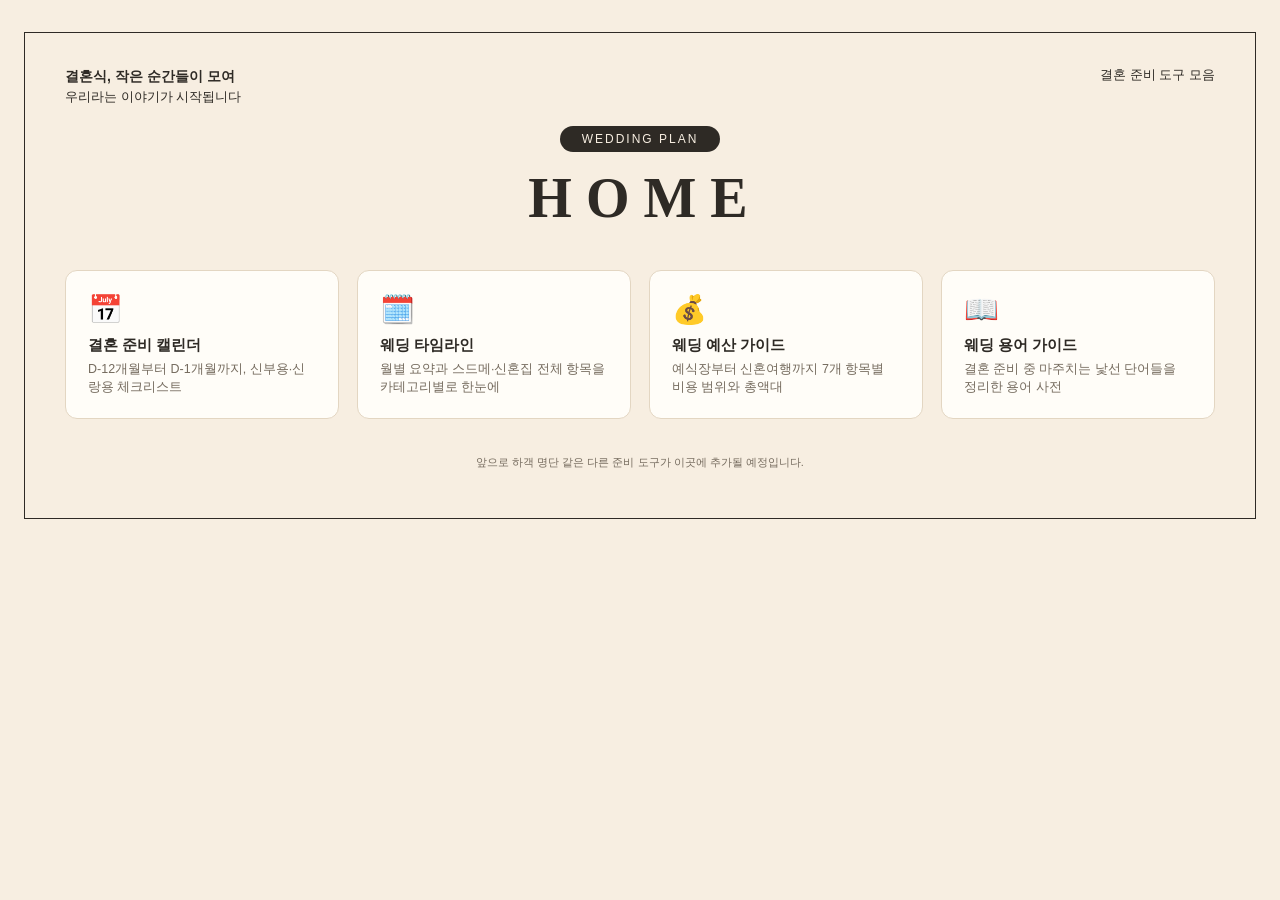
<file: index.html>
<!DOCTYPE html>
<html lang="ko">
<head>
<meta charset="UTF-8">
<meta name="viewport" content="width=device-width, initial-scale=1.0">
<title>결혼 준비 도구 모음</title>
<meta name="description" content="캘린더·타임라인·예산 가이드·용어 가이드를 한곳에 모은 결혼 준비 도구 모음.">
<meta name="theme-color" content="#F7EEE1">
<link rel="icon" href="assets/favicon.svg" type="image/svg+xml">
<meta property="og:type" content="website">
<meta property="og:title" content="결혼 준비 도구 모음">
<meta property="og:description" content="캘린더·타임라인·예산 가이드·용어 가이드를 한곳에 모은 결혼 준비 도구 모음.">
<meta property="og:image" content="https://seokrae.github.io/wedding-calendar/assets/og-image.png">
<meta property="og:url" content="https://seokrae.github.io/wedding-calendar/">
<meta name="twitter:card" content="summary_large_image">
<link rel="stylesheet" href="assets/css/common.css">
<link rel="stylesheet" href="assets/css/home.css">
</head>
<body>
<div class="page">

  <div class="top-row">
    <div class="left">
      <b>결혼식, 작은 순간들이 모여</b>
      우리라는 이야기가 시작됩니다
    </div>
    <div class="right">결혼 준비 도구 모음</div>
  </div>

  <div class="title-block">
    <span class="pill">WEDDING PLAN</span>
    <h1 class="page-title">HOME</h1>
  </div>

  <div class="tool-list">
    <a class="tool-card" href="pages/calendar.html">
      <div class="tool-icon">📅</div>
      <div class="tool-name">결혼 준비 캘린더</div>
      <div class="tool-desc">D-12개월부터 D-1개월까지, 신부용·신랑용 체크리스트</div>
    </a>
    <a class="tool-card" href="pages/timeline.html">
      <div class="tool-icon">🗓️</div>
      <div class="tool-name">웨딩 타임라인</div>
      <div class="tool-desc">월별 요약과 스드메·신혼집 전체 항목을 카테고리별로 한눈에</div>
    </a>
    <a class="tool-card" href="pages/budget.html">
      <div class="tool-icon">💰</div>
      <div class="tool-name">웨딩 예산 가이드</div>
      <div class="tool-desc">예식장부터 신혼여행까지 7개 항목별 비용 범위와 총액대</div>
    </a>
    <a class="tool-card" href="pages/glossary.html">
      <div class="tool-icon">📖</div>
      <div class="tool-name">웨딩 용어 가이드</div>
      <div class="tool-desc">결혼 준비 중 마주치는 낯선 단어들을 정리한 용어 사전</div>
    </a>
  </div>

  <footer class="site-footer">앞으로 하객 명단 같은 다른 준비 도구가 이곳에 추가될 예정입니다.</footer>
</div>
</body>
</html>
</file>
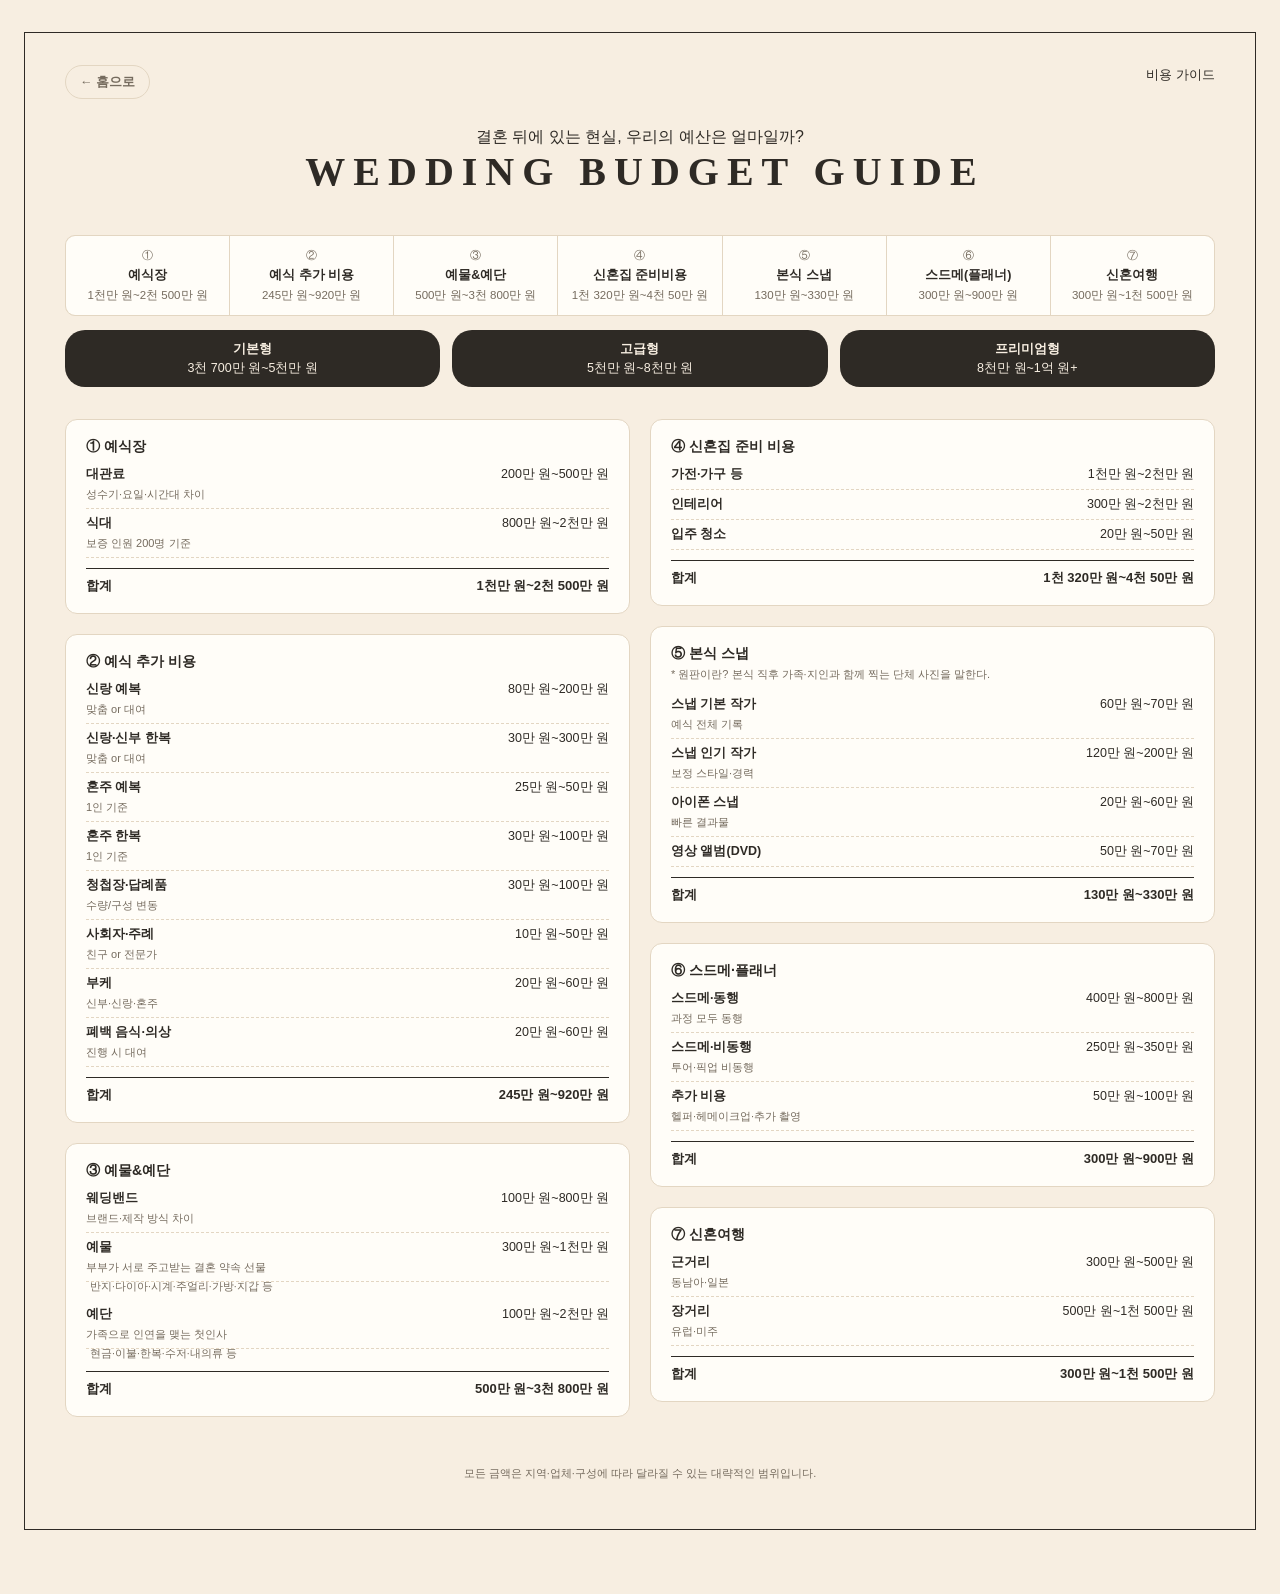
<file: pages/budget.html>
<!DOCTYPE html>
<html lang="ko">
<head>
<meta charset="UTF-8">
<meta name="viewport" content="width=device-width, initial-scale=1.0">
<title>웨딩 예산 가이드</title>
<meta name="description" content="예식장부터 신혼여행까지 7개 항목별 결혼 비용 범위와 총액대를 안내하는 예산 가이드.">
<meta name="theme-color" content="#F7EEE1">
<link rel="icon" href="../assets/favicon.svg" type="image/svg+xml">
<meta property="og:type" content="website">
<meta property="og:title" content="웨딩 예산 가이드">
<meta property="og:description" content="예식장부터 신혼여행까지 7개 항목별 결혼 비용 범위와 총액대를 안내하는 예산 가이드.">
<meta property="og:image" content="https://seokrae.github.io/wedding-calendar/assets/og-image.png">
<meta property="og:url" content="https://seokrae.github.io/wedding-calendar/pages/budget.html">
<meta name="twitter:card" content="summary_large_image">
<link rel="stylesheet" href="../assets/css/common.css">
<link rel="stylesheet" href="../assets/css/budget.css">
</head>
<body>
<div class="page">

  <div class="top-row">
    <div class="left"><a class="back-link" href="../index.html">← 홈으로</a></div>
    <div class="right">비용 가이드</div>
  </div>

  <div class="title-block">
    <div class="tl-intro">결혼 뒤에 있는 현실, 우리의 예산은 얼마일까?</div>
    <h1 class="page-title wide">WEDDING BUDGET GUIDE</h1>
  </div>

  <div class="budget-summary-table" id="budget-summary"></div>
  <div class="budget-tiers" id="budget-tiers"></div>

  <div class="budget-sections" id="budget-sections"></div>

  <footer class="site-footer">모든 금액은 지역·업체·구성에 따라 달라질 수 있는 대략적인 범위입니다.</footer>
</div>

<script src="../data/budget.js"></script>
<script src="../assets/js/budget.js"></script>
</body>
</html>
</file>
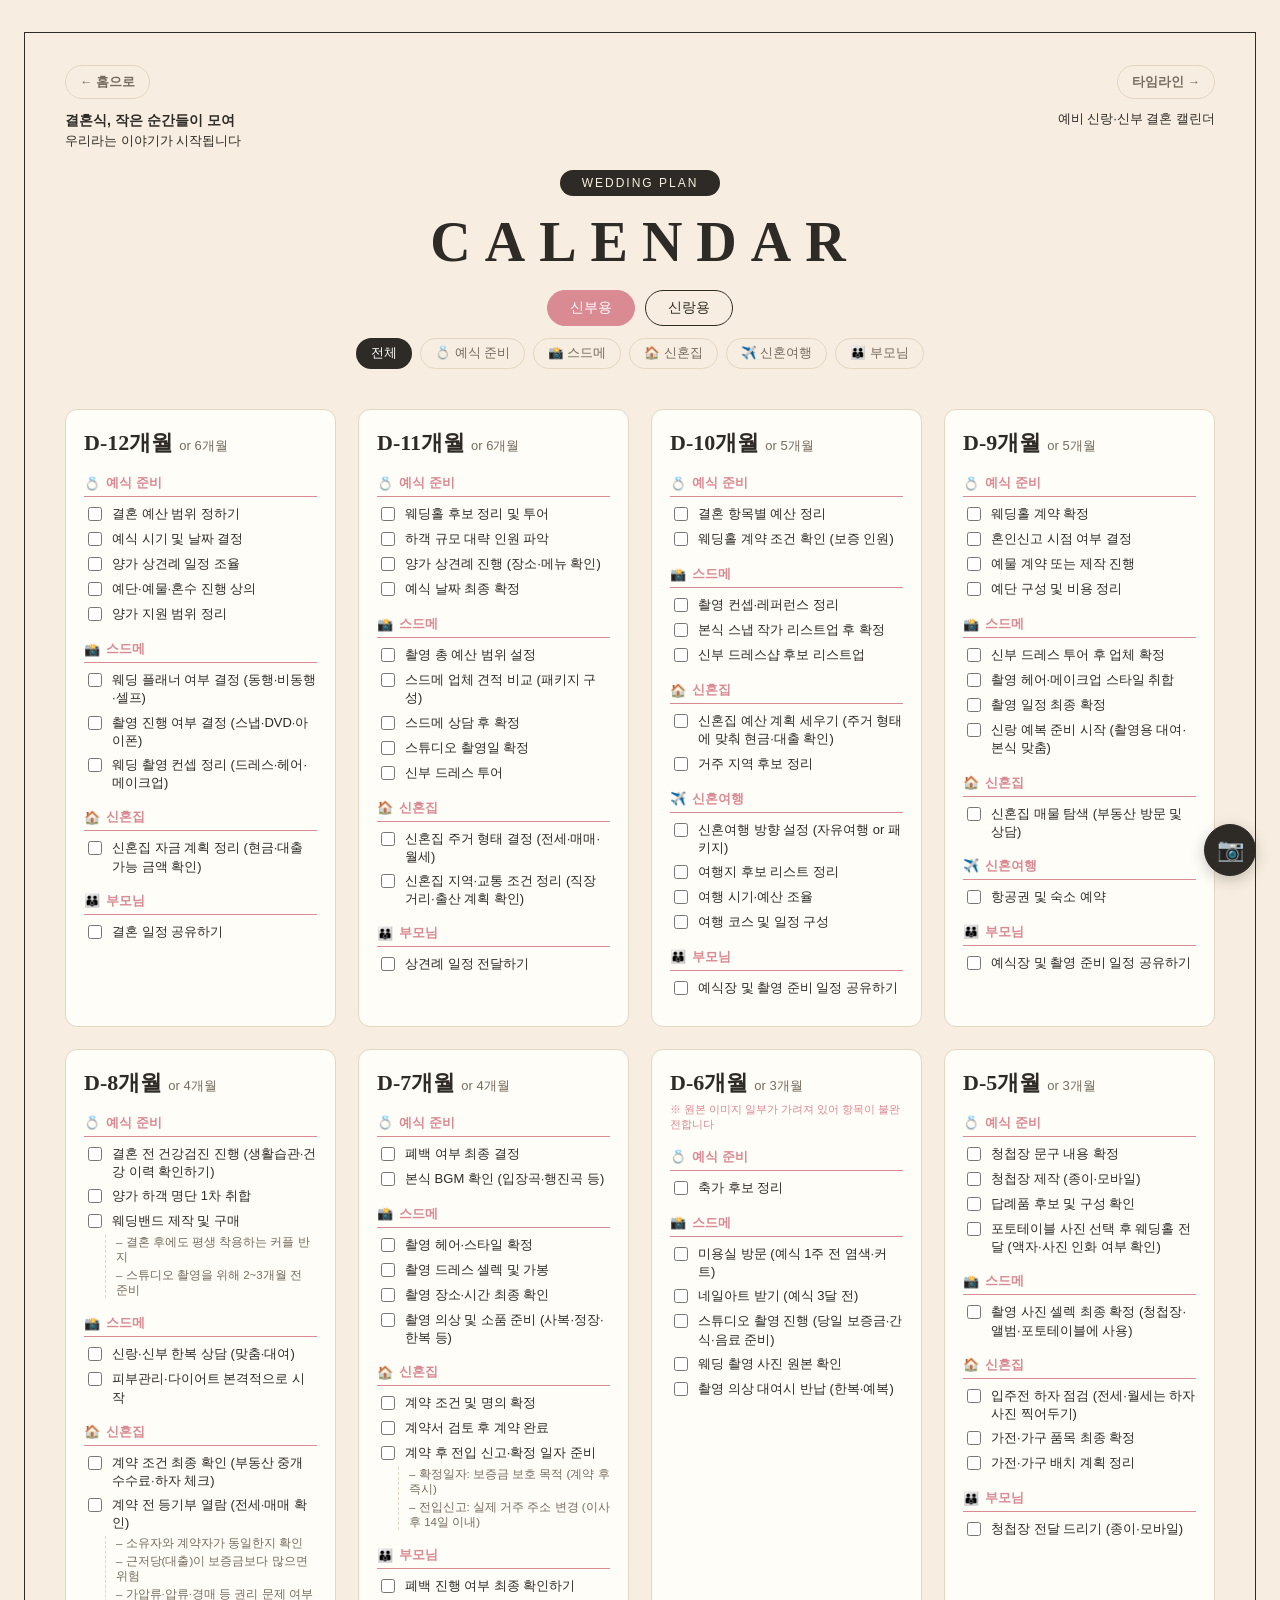
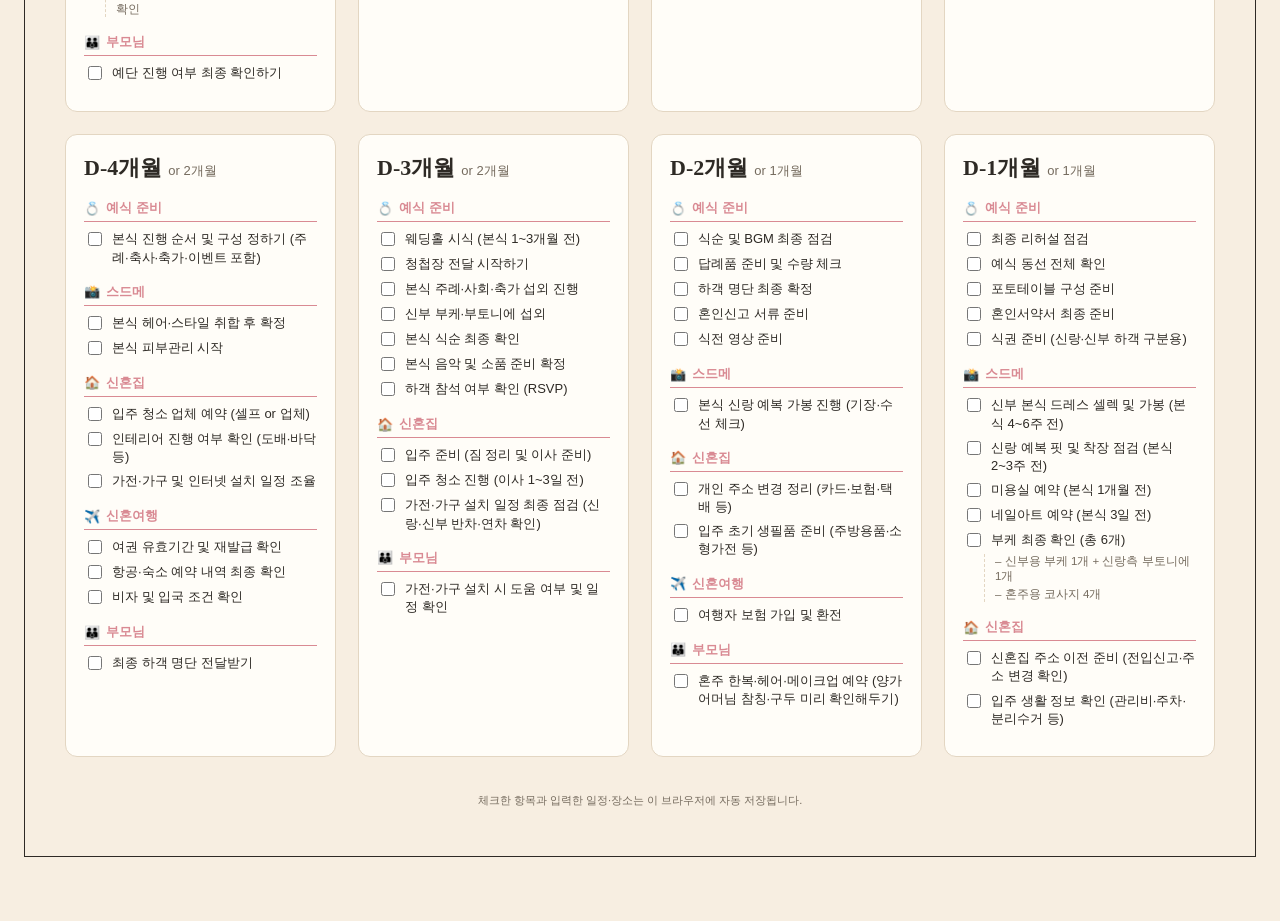
<file: pages/calendar.html>
<!DOCTYPE html>
<html lang="ko">
<head>
<meta charset="UTF-8">
<meta name="viewport" content="width=device-width, initial-scale=1.0">
<title>결혼 준비 캘린더</title>
<meta name="description" content="D-12개월부터 D-1개월까지, 신부용·신랑용 결혼 준비 체크리스트 캘린더.">
<meta name="theme-color" content="#F7EEE1">
<link rel="icon" href="../assets/favicon.svg" type="image/svg+xml">
<meta property="og:type" content="website">
<meta property="og:title" content="결혼 준비 캘린더">
<meta property="og:description" content="D-12개월부터 D-1개월까지, 신부용·신랑용 결혼 준비 체크리스트 캘린더.">
<meta property="og:image" content="https://seokrae.github.io/wedding-calendar/assets/og-image.png">
<meta property="og:url" content="https://seokrae.github.io/wedding-calendar/pages/calendar.html">
<meta name="twitter:card" content="summary_large_image">
<link rel="stylesheet" href="../assets/css/common.css">
<link rel="stylesheet" href="../assets/css/calendar.css">
</head>
<body>
<div class="page">

  <div class="top-row">
    <div class="left">
      <a class="back-link" href="../index.html">← 홈으로</a>
      <b>결혼식, 작은 순간들이 모여</b>
      우리라는 이야기가 시작됩니다
    </div>
    <div class="right"><a class="back-link" href="timeline.html">타임라인 →</a><br>예비 신랑·신부 결혼 캘린더</div>
  </div>

  <div class="title-block">
    <span class="pill">WEDDING PLAN</span>
    <h1 class="page-title">CALENDAR</h1>
    <div class="gender-tabs">
      <button data-gender="bride">신부용</button>
      <button data-gender="groom">신랑용</button>
    </div>
    <div class="category-tabs" id="category-tabs">
      <button data-category="all">전체</button>
      <button data-category="예식 준비">💍 예식 준비</button>
      <button data-category="스드메">📸 스드메</button>
      <button data-category="신혼집">🏠 신혼집</button>
      <button data-category="신혼여행">✈️ 신혼여행</button>
      <button data-category="부모님">👪 부모님</button>
    </div>
  </div>

  <div class="grid" id="grid"></div>

  <footer class="site-footer">체크한 항목과 입력한 일정·장소는 이 브라우저에 자동 저장됩니다.</footer>
</div>

<button id="copy-btn" type="button" class="fab" aria-label="이미지로 복사">📷</button>
<span id="copy-feedback" class="copy-feedback" aria-live="polite"></span>

<script src="../data/calendar-bride.js"></script>
<script src="../data/calendar-groom.js"></script>
<script src="../assets/js/storage.js"></script>
<script src="../assets/js/shared-id.js"></script>
<script src="../assets/js/share-image.js"></script>
<script src="../assets/js/calendar.js"></script>
</body>
</html>
</file>
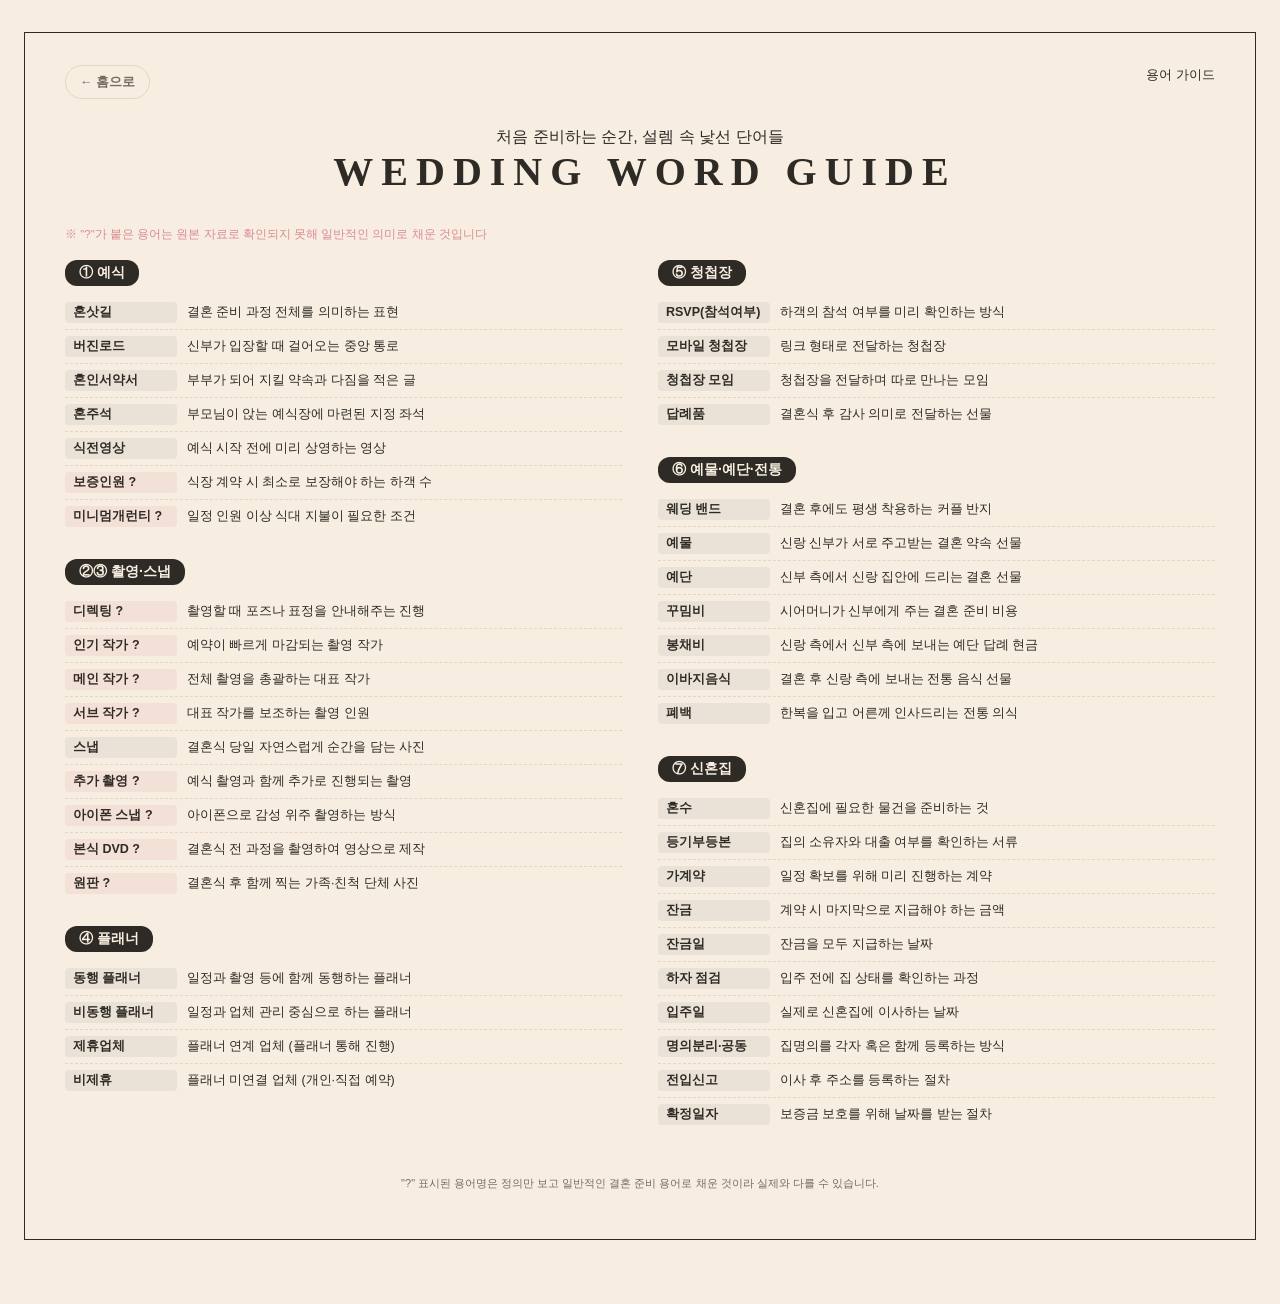
<file: pages/glossary.html>
<!DOCTYPE html>
<html lang="ko">
<head>
<meta charset="UTF-8">
<meta name="viewport" content="width=device-width, initial-scale=1.0">
<title>웨딩 용어 가이드</title>
<meta name="description" content="결혼 준비 중 마주치는 낯선 용어를 정리한 웨딩 용어 사전.">
<meta name="theme-color" content="#F7EEE1">
<link rel="icon" href="../assets/favicon.svg" type="image/svg+xml">
<meta property="og:type" content="website">
<meta property="og:title" content="웨딩 용어 가이드">
<meta property="og:description" content="결혼 준비 중 마주치는 낯선 용어를 정리한 웨딩 용어 사전.">
<meta property="og:image" content="https://seokrae.github.io/wedding-calendar/assets/og-image.png">
<meta property="og:url" content="https://seokrae.github.io/wedding-calendar/pages/glossary.html">
<meta name="twitter:card" content="summary_large_image">
<link rel="stylesheet" href="../assets/css/common.css">
<link rel="stylesheet" href="../assets/css/glossary.css">
</head>
<body>
<div class="page">

  <div class="top-row">
    <div class="left"><a class="back-link" href="../index.html">← 홈으로</a></div>
    <div class="right">용어 가이드</div>
  </div>

  <div class="title-block">
    <div class="tl-intro">처음 준비하는 순간, 설렘 속 낯선 단어들</div>
    <h1 class="page-title wide">WEDDING WORD GUIDE</h1>
  </div>

  <div class="glossary-legend">※ "?"가 붙은 용어는 원본 자료로 확인되지 못해 일반적인 의미로 채운 것입니다</div>

  <div class="glossary-columns" id="glossary"></div>

  <footer class="site-footer">"?" 표시된 용어명은 정의만 보고 일반적인 결혼 준비 용어로 채운 것이라 실제와 다를 수 있습니다.</footer>
</div>

<script src="../data/glossary.js"></script>
<script src="../assets/js/glossary.js"></script>
</body>
</html>
</file>
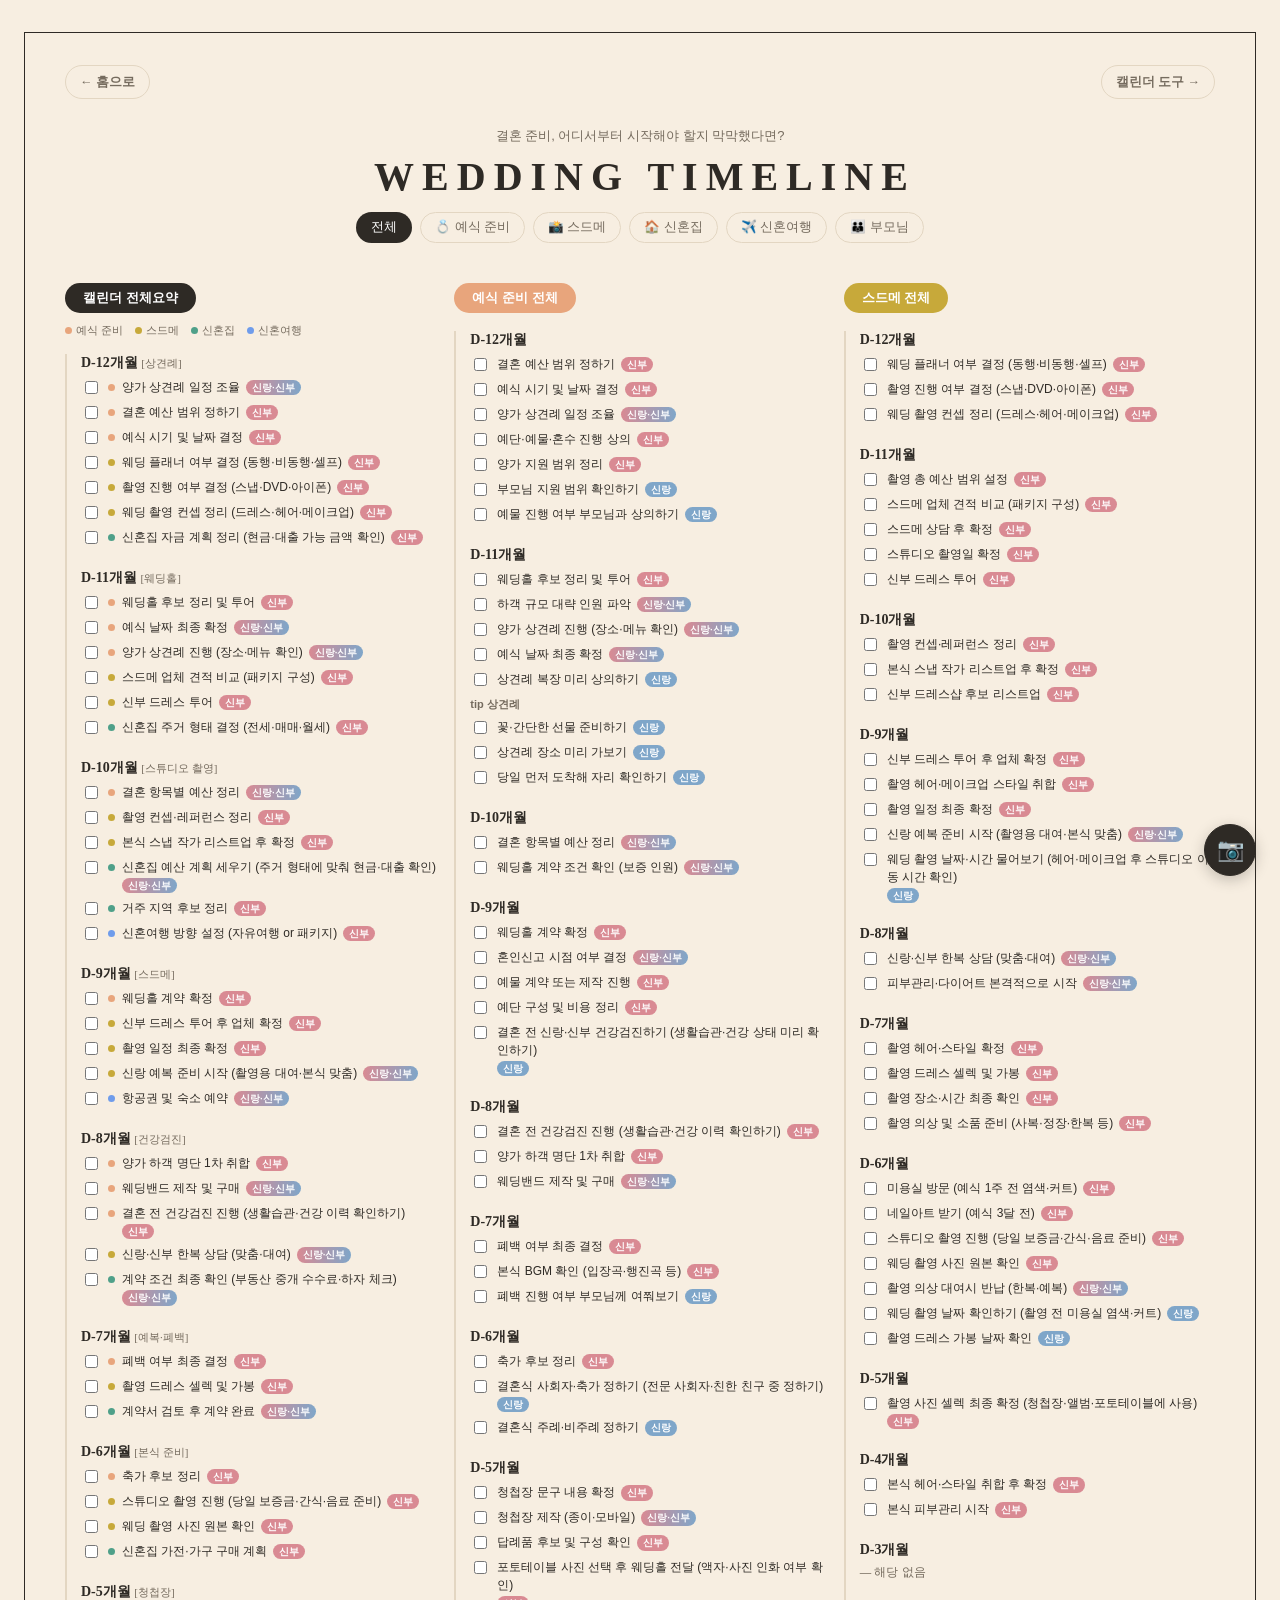
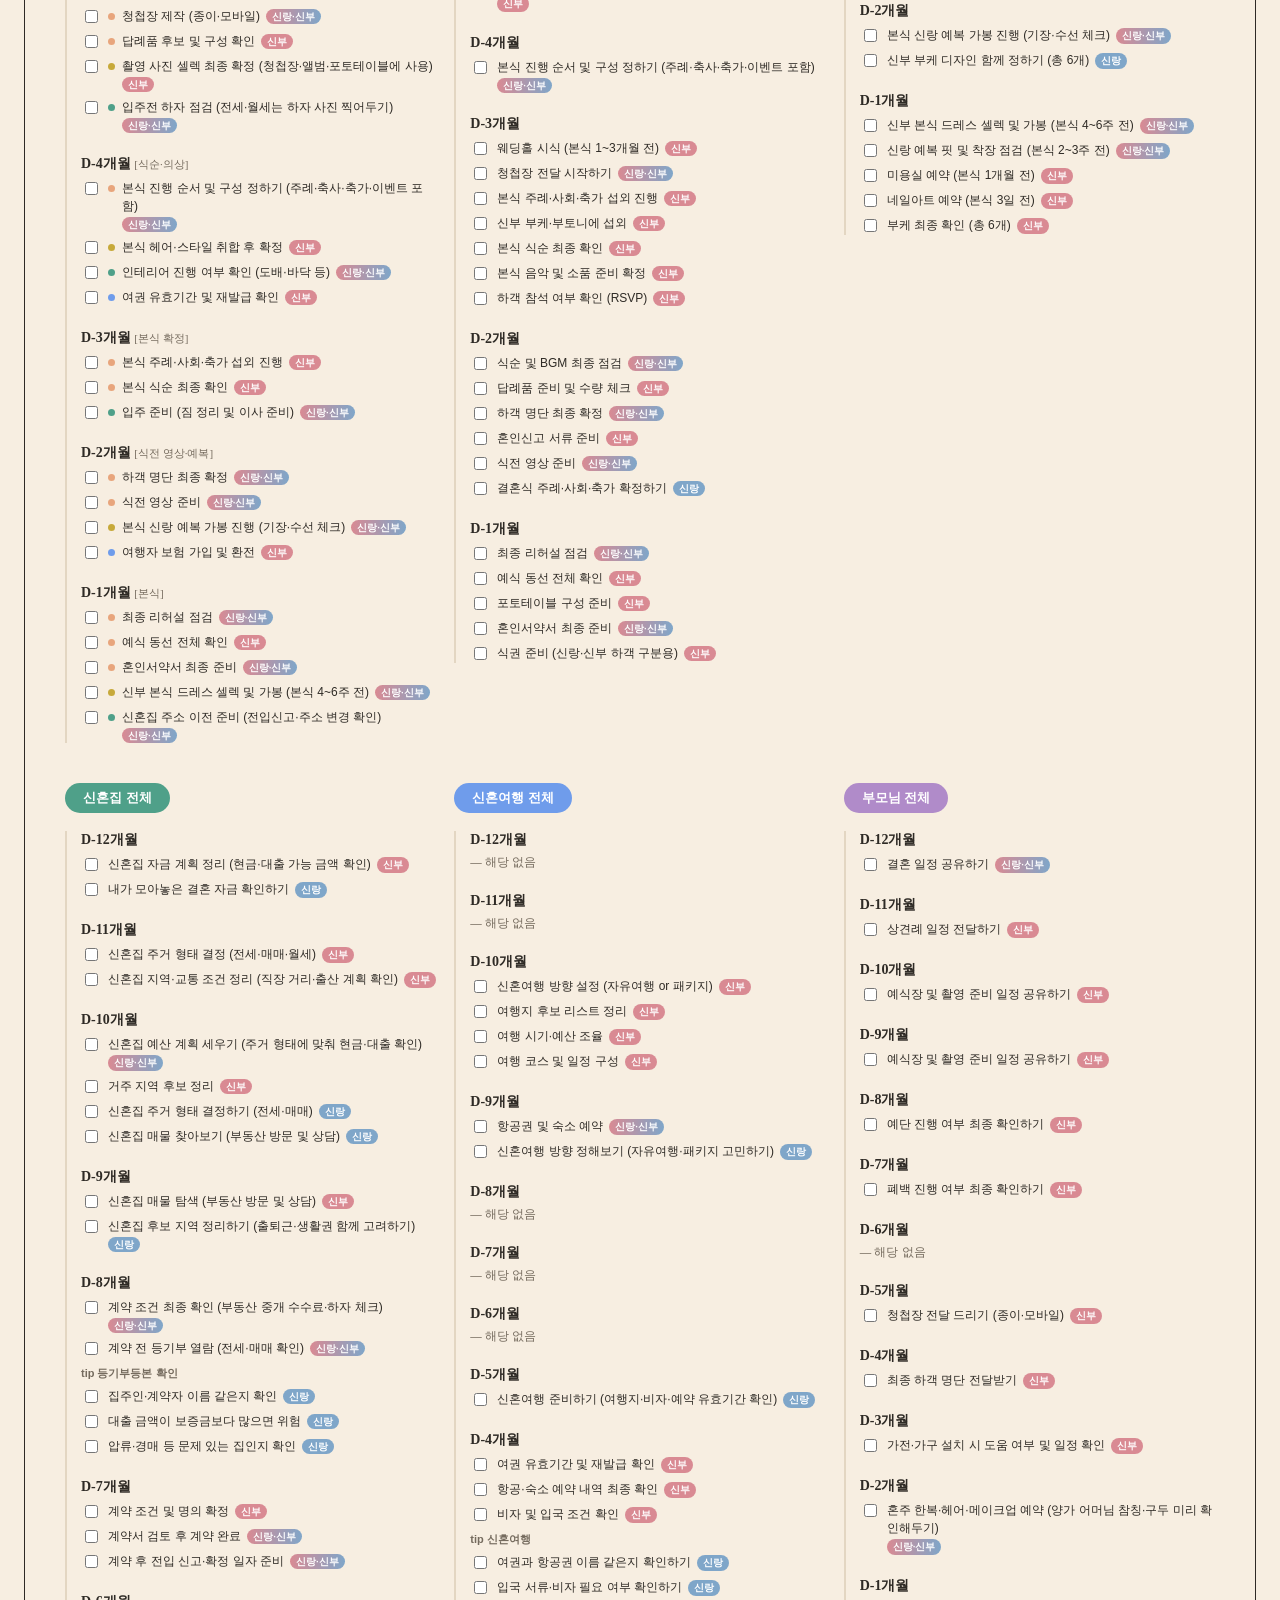
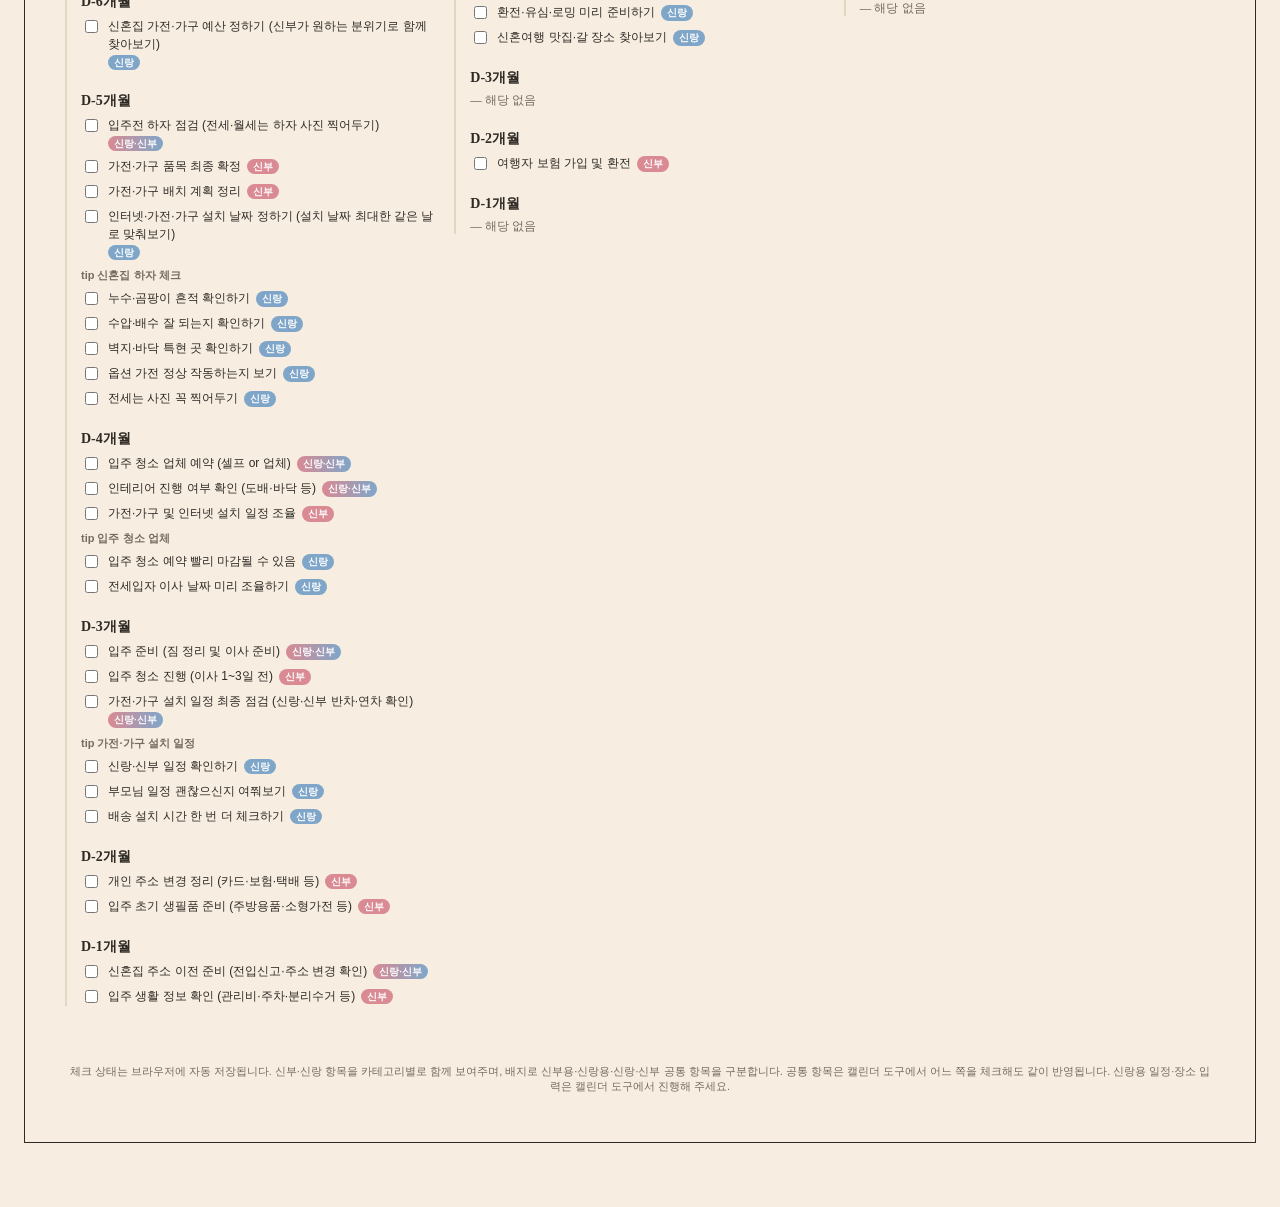
<file: pages/timeline.html>
<!DOCTYPE html>
<html lang="ko">
<head>
<meta charset="UTF-8">
<meta name="viewport" content="width=device-width, initial-scale=1.0">
<title>웨딩 타임라인</title>
<meta name="description" content="결혼 준비 월별 요약과 스드메·신혼집 전체 항목을 카테고리별로 한눈에 보는 웨딩 타임라인.">
<meta name="theme-color" content="#F7EEE1">
<link rel="icon" href="../assets/favicon.svg" type="image/svg+xml">
<meta property="og:type" content="website">
<meta property="og:title" content="웨딩 타임라인">
<meta property="og:description" content="결혼 준비 월별 요약과 스드메·신혼집 전체 항목을 카테고리별로 한눈에 보는 웨딩 타임라인.">
<meta property="og:image" content="https://seokrae.github.io/wedding-calendar/assets/og-image.png">
<meta property="og:url" content="https://seokrae.github.io/wedding-calendar/pages/timeline.html">
<meta name="twitter:card" content="summary_large_image">
<link rel="stylesheet" href="../assets/css/common.css">
<link rel="stylesheet" href="../assets/css/timeline.css">
</head>
<body>
<div class="page">

  <div class="top-row">
    <div class="left"><a class="back-link" href="../index.html">← 홈으로</a></div>
    <div class="right"><a class="back-link" href="calendar.html">캘린더 도구 →</a></div>
  </div>

  <div class="title-block">
    <div class="tl-intro">결혼 준비, 어디서부터 시작해야 할지 막막했다면?</div>
    <h1 class="page-title wide">WEDDING TIMELINE</h1>
    <div class="category-tabs" id="category-tabs">
      <button data-category="all">전체</button>
      <button data-category="예식 준비">💍 예식 준비</button>
      <button data-category="스드메">📸 스드메</button>
      <button data-category="신혼집">🏠 신혼집</button>
      <button data-category="신혼여행">✈️ 신혼여행</button>
      <button data-category="부모님">👪 부모님</button>
    </div>
  </div>

  <div class="tl-columns" id="tl-columns"></div>

  <footer class="site-footer">체크 상태는 브라우저에 자동 저장됩니다. 신부·신랑 항목을 카테고리별로 함께 보여주며, 배지로 신부용·신랑용·신랑·신부 공통 항목을 구분합니다. 공통 항목은 캘린더 도구에서 어느 쪽을 체크해도 같이 반영됩니다. 신랑용 일정·장소 입력은 캘린더 도구에서 진행해 주세요.</footer>
</div>

<button id="copy-btn" type="button" class="fab" aria-label="이미지로 복사">📷</button>
<span id="copy-feedback" class="copy-feedback" aria-live="polite"></span>

<script src="../data/calendar-bride.js"></script>
<script src="../data/calendar-groom.js"></script>
<script src="../data/timeline-summary.js"></script>
<script src="../assets/js/storage.js"></script>
<script src="../assets/js/shared-id.js"></script>
<script src="../assets/js/share-image.js"></script>
<script src="../assets/js/timeline.js"></script>
</body>
</html>
</file>
<file: assets/css/common.css>
:root {
  --bg: #F7EEE1;
  --card-bg: #FFFDF8;
  --border: #E3D6C2;
  --ink: #2E2A25;
  --sub-ink: #756B5E;
  --accent-bride: #D98A93;
  --accent-groom: #7FA6C9;
  --cat-ceremony: #E8A57C;
  --cat-sdm: #C7A93A;
  --cat-home: #4FA089;
  --cat-honeymoon: #6F9CEB;
  --cat-parents: #B08BC9;
}

* { box-sizing: border-box; }

body {
  margin: 0;
  padding: 32px 24px 64px;
  background: var(--bg);
  color: var(--ink);
  font-family: 'Apple SD Gothic Neo', 'Pretendard', -apple-system, BlinkMacSystemFont, sans-serif;
  overflow-wrap: anywhere;
}

a { color: inherit; }

.page {
  max-width: 1400px;
  margin: 0 auto;
  border: 1.5px solid var(--ink);
  padding: 32px 40px 48px;
  background: var(--bg);
}

.top-row {
  display: flex;
  justify-content: space-between;
  align-items: flex-start;
  font-size: 13px;
  line-height: 1.6;
}

.top-row .left b { display: block; font-size: 14px; }
.top-row .right { text-align: right; }

.top-row .back-link {
  display: inline-flex;
  align-items: center;
  gap: 4px;
  margin-bottom: 10px;
  padding: 6px 14px;
  font-size: 12.5px;
  font-weight: 600;
  color: var(--sub-ink);
  border: 1px solid var(--border);
  border-radius: 999px;
  text-decoration: none;
  transition: background 0.15s, border-color 0.15s, color 0.15s;
}

.top-row .back-link:hover {
  background: var(--ink);
  border-color: var(--ink);
  color: var(--bg);
}

.title-block {
  text-align: center;
  margin: 18px 0 40px;
}

.pill {
  display: inline-block;
  background: var(--ink);
  color: var(--bg);
  font-size: 12px;
  letter-spacing: 2px;
  padding: 6px 22px;
  border-radius: 20px;
  margin-bottom: 14px;
}

h1.page-title {
  font-family: Georgia, 'Times New Roman', serif;
  font-size: clamp(28px, 9vw, 56px);
  letter-spacing: clamp(3px, 1.6vw, 14px);
  margin: 0 0 8px;
  padding-left: 10px; /* optical centering for letter-spacing */
}

h1.page-title.wide {
  font-size: clamp(24px, 7vw, 40px);
  letter-spacing: clamp(3px, 1.2vw, 8px);
}

footer.site-footer {
  text-align: center;
  font-size: 11px;
  color: var(--sub-ink);
  margin-top: 36px;
}

.gender-tabs {
  display: flex;
  justify-content: center;
  gap: 10px;
  margin-top: 16px;
}

.gender-tabs button {
  font-family: inherit;
  font-size: 14px;
  padding: 8px 22px;
  border-radius: 20px;
  border: 1px solid var(--ink);
  background: transparent;
  color: var(--ink);
  cursor: pointer;
}

.gender-tabs button.active[data-gender="bride"] { background: var(--accent-bride); border-color: var(--accent-bride); color: #fff; }
.gender-tabs button.active[data-gender="groom"] { background: var(--accent-groom); border-color: var(--accent-groom); color: #fff; }
.gender-tabs button:hover:not(.active) { background: rgba(46, 42, 37, 0.06); }

.category-tabs {
  display: flex;
  justify-content: center;
  flex-wrap: wrap;
  gap: 8px;
  margin-top: 12px;
}

.category-tabs button {
  font-family: inherit;
  font-size: 12.5px;
  padding: 6px 14px;
  border-radius: 16px;
  border: 1px solid var(--border);
  background: transparent;
  color: var(--sub-ink);
  cursor: pointer;
}

.category-tabs button:hover:not(.active) { border-color: var(--ink); color: var(--ink); }
.category-tabs button.active { color: #fff; border-color: transparent; }
.category-tabs button.active[data-category="all"] { background: var(--ink); }
.category-tabs button.active[data-category="예식 준비"] { background: var(--cat-ceremony); }
.category-tabs button.active[data-category="스드메"] { background: var(--cat-sdm); }
.category-tabs button.active[data-category="신혼집"] { background: var(--cat-home); }
.category-tabs button.active[data-category="신혼여행"] { background: var(--cat-honeymoon); }
.category-tabs button.active[data-category="부모님"] { background: var(--cat-parents); }

.fab {
  position: fixed;
  right: 24px;
  bottom: 24px;
  width: 52px;
  height: 52px;
  border-radius: 50%;
  border: 1px solid var(--ink);
  background: var(--ink);
  color: var(--bg);
  font-size: 22px;
  line-height: 1;
  display: flex;
  align-items: center;
  justify-content: center;
  cursor: pointer;
  box-shadow: 0 4px 14px rgba(46, 42, 37, 0.25);
  z-index: 50;
  transition: transform 0.15s, box-shadow 0.15s;
}

.fab:hover { transform: translateY(-2px); box-shadow: 0 6px 18px rgba(46, 42, 37, 0.3); }
.fab:active { transform: translateY(0); }

.copy-feedback {
  position: fixed;
  right: 24px;
  bottom: 84px;
  background: var(--ink);
  color: var(--bg);
  font-size: 12.5px;
  padding: 8px 14px;
  border-radius: 10px;
  white-space: nowrap;
  opacity: 0;
  transform: translateY(6px);
  transition: opacity 0.2s, transform 0.2s;
  pointer-events: none;
  z-index: 50;
}

.copy-feedback.show { opacity: 1; transform: translateY(0); }

.back-link:focus-visible,
.gender-tabs button:focus-visible,
.category-tabs button:focus-visible,
.fab:focus-visible,
.tool-card:focus-visible {
  outline: 2px solid var(--ink);
  outline-offset: 2px;
}

@media (max-width: 560px) {
  body { padding: 20px 14px 40px; }
  .page { padding: 20px 16px 32px; }
  /* 터치 화면에서 탭 버튼을 44px에 가깝게 넓힌다 */
  .gender-tabs button { padding: 13px 22px; }
  .category-tabs button { padding: 11px 14px; }
  /* 홈으로 버튼도 같은 기준(44px 안팎)으로 탭 영역을 넓힌다 */
  .top-row .back-link { padding: 13px 18px; }
  .fab { right: 16px; bottom: 16px; width: 50px; height: 50px; }
  .copy-feedback { right: 16px; bottom: 78px; }
}

@media print {
  body { padding: 0; }
  .page { border: none; }
  .fab, .copy-feedback { display: none; }
}
</file>
<file: assets/css/home.css>
.tool-list {
  display: grid;
  grid-template-columns: repeat(auto-fit, minmax(220px, 1fr));
  gap: 18px;
}

.tool-card {
  display: block;
  background: var(--card-bg);
  border: 1px solid var(--border);
  border-radius: 12px;
  padding: 22px;
  text-decoration: none;
  color: var(--ink);
  transition: border-color 0.15s, box-shadow 0.15s, transform 0.15s;
}

.tool-card:hover {
  border-color: var(--ink);
  box-shadow: 0 4px 14px rgba(0, 0, 0, 0.08);
  transform: translateY(-2px);
}

.tool-icon { font-size: 28px; margin-bottom: 10px; }

.tool-name {
  display: flex;
  align-items: center;
  gap: 6px;
  font-weight: bold;
  font-size: 15px;
  margin-bottom: 6px;
}

.tool-name::after {
  content: "→";
  opacity: 0;
  transform: translateX(-4px);
  transition: opacity 0.15s, transform 0.15s;
}

.tool-card:hover .tool-name::after {
  opacity: 1;
  transform: translateX(0);
}

.tool-desc { font-size: 12.5px; color: var(--sub-ink); line-height: 1.4; }

@media (max-width: 560px) {
  .tool-list { grid-template-columns: 1fr; }
}
</file>
<file: assets/css/budget.css>
.budget-summary-table {
  display: grid;
  grid-template-columns: repeat(auto-fit, minmax(120px, 1fr));
  gap: 1px;
  background: var(--border);
  border: 1px solid var(--border);
  border-radius: 10px;
  overflow: hidden;
  margin-bottom: 14px;
}

.budget-summary-table .cell {
  background: var(--card-bg);
  padding: 12px 10px;
  text-align: center;
}

.budget-summary-table .cell .no { font-size: 11px; color: var(--sub-ink); }
.budget-summary-table .cell .label { font-size: 12.5px; font-weight: bold; margin: 4px 0; }
.budget-summary-table .cell .range { font-size: 11.5px; color: var(--sub-ink); }

.budget-tiers {
  display: grid;
  grid-template-columns: repeat(3, 1fr);
  gap: 12px;
  margin-bottom: 32px;
}

.budget-tiers .tier {
  background: var(--ink);
  color: var(--bg);
  border-radius: 20px;
  padding: 10px;
  text-align: center;
  font-size: 12.5px;
}

.budget-tiers .tier b { display: block; font-size: 13px; margin-bottom: 2px; }

.budget-sections {
  column-count: 2;
  column-gap: 20px;
}

@media (max-width: 800px) {
  .budget-sections { column-count: 1; }
}

@media (max-width: 560px) {
  .budget-tiers { grid-template-columns: 1fr; }
  .budget-summary-table { grid-template-columns: repeat(2, 1fr); }
  /* 항목이 홀수 개라 마지막 줄에 혼자 남는 칸은 2칸을 모두 채운다 */
  .budget-summary-table .cell:last-child:nth-child(odd) { grid-column: span 2; }
}

.budget-card {
  background: var(--card-bg);
  border: 1px solid var(--border);
  border-radius: 12px;
  padding: 18px 20px;
  margin-bottom: 20px;
  break-inside: avoid;
}

.budget-card h3 { font-size: 14px; margin: 0 0 4px; }
.budget-card .section-note { font-size: 11px; color: var(--sub-ink); margin-bottom: 8px; }

.budget-row {
  display: flex;
  justify-content: space-between;
  flex-wrap: wrap;
  gap: 4px 10px;
  font-size: 12.5px;
  padding: 6px 0;
  border-bottom: 1px dashed var(--border);
}

.budget-row:last-of-type { border-bottom: none; }
.budget-row .b-label { font-weight: bold; flex: none; min-width: 100px; }
.budget-row .b-range { flex: none; }
.budget-row .b-note { flex: 1 1 100%; font-size: 11px; color: var(--sub-ink); }

.budget-sub-note {
  font-size: 10.5px;
  color: var(--sub-ink);
  margin: -2px 0 6px;
  padding-left: 4px;
}

.budget-total {
  display: flex;
  justify-content: space-between;
  margin-top: 10px;
  padding-top: 8px;
  border-top: 1.5px solid var(--ink);
  font-size: 13px;
  font-weight: bold;
}
</file>
<file: assets/css/calendar.css>
.grid {
  display: grid;
  grid-template-columns: repeat(4, 1fr);
  gap: 22px;
}

@media (max-width: 1100px) { .grid { grid-template-columns: repeat(2, 1fr); } }
@media (max-width: 560px)  { .grid { grid-template-columns: 1fr; } }

.card {
  background: var(--card-bg);
  border: 1px solid var(--border);
  border-radius: 12px;
  padding: 18px 18px 22px;
}

.card .dday { font-family: Georgia, 'Times New Roman', serif; font-size: 22px; font-weight: bold; }
.card .alt { font-size: 13px; color: var(--sub-ink); margin-left: 6px; }

.partial-note { font-size: 11px; margin: 4px 0 0; }

.section { margin-top: 16px; }

.section-title {
  display: flex;
  align-items: center;
  gap: 6px;
  font-size: 13px;
  font-weight: bold;
  border-bottom: 1.5px solid currentColor;
  padding-bottom: 4px;
  margin-bottom: 8px;
}

ul.items { list-style: none; margin: 0; padding: 0; }
ul.items > li { margin-bottom: 6px; }

label.item {
  display: flex;
  align-items: flex-start;
  gap: 7px;
  font-size: 13px;
  line-height: 1.4;
  cursor: pointer;
}

label.item input[type="checkbox"] {
  margin-top: 2px;
  flex: none;
  width: 14px;
  height: 14px;
  accent-color: var(--ink);
}

label.item input:checked + span {
  text-decoration: line-through;
  color: var(--sub-ink);
}

ul.sub {
  list-style: none;
  margin: 4px 0 0 21px;
  padding: 0;
  border-left: 1px dashed var(--border);
  padding-left: 10px;
}

ul.sub li { font-size: 11.5px; color: var(--sub-ink); margin-bottom: 3px; }

.tip-box {
  margin-top: 4px;
  margin-bottom: 6px;
  padding: 10px 12px;
  border-radius: 8px;
  background: rgba(0, 0, 0, 0.03);
  border: 1px dashed var(--border);
}

.tip-box .tip-title { font-size: 12px; font-weight: bold; margin-bottom: 6px; }
.tip-box ul.items { margin-top: 0; }

.fields-box {
  margin-top: 4px;
  padding: 12px 14px;
  border-radius: 8px;
  background: rgba(0, 0, 0, 0.03);
}

.fields-box .field { font-size: 12px; margin-bottom: 10px; }
.fields-box .field:last-child { margin-bottom: 0; }
.fields-box label { display: block; margin-bottom: 4px; color: var(--sub-ink); }

.fields-box input[type="text"] {
  width: 100%;
  border: none;
  border-bottom: 1px solid var(--border);
  background: transparent;
  font-size: 13px;
  padding: 2px 0;
  font-family: inherit;
  color: var(--ink);
}

@media (max-width: 560px) {
  /* 터치 화면에서 체크박스 행을 넓히되(약 38px) 지나치게 성기지 않도록 하고,
     입력 포커스 시 iOS 자동 확대를 막기 위해 입력 font-size를 16px 이상으로 올린다 */
  ul.items > li { margin-bottom: 2px; }
  label.item { gap: 8px; padding: 8px 0; }
  label.item input[type="checkbox"] { width: 18px; height: 18px; }
  .fields-box input[type="text"] { font-size: 16px; padding: 6px 0; }
}

@media print {
  .gender-tabs { display: none; }
  .grid { grid-template-columns: repeat(2, 1fr); }
  .card { break-inside: avoid; }
}
</file>
<file: assets/css/glossary.css>
.glossary-legend {
  font-size: 11.5px;
  color: var(--accent-bride);
  margin: -8px 0 18px;
}

.glossary-columns {
  column-count: 2;
  column-gap: 36px;
}

@media (max-width: 800px) {
  .glossary-columns { column-count: 1; }
}

@media (max-width: 560px) {
  .glossary-row { flex-direction: column; gap: 4px; }
  .glossary-term { width: auto; }
}

.glossary-section { margin-bottom: 26px; break-inside: avoid; }

.glossary-section h3 {
  font-size: 14px;
  margin: 0 0 10px;
  display: inline-block;
  background: var(--ink);
  color: var(--bg);
  padding: 4px 14px;
  border-radius: 12px;
}

.glossary-section.unconfirmed h3 { background: var(--accent-bride); }

.glossary-section .section-hint {
  font-size: 11px;
  color: var(--accent-bride);
  margin: -4px 0 8px;
}

.glossary-row {
  display: flex;
  gap: 10px;
  align-items: flex-start;
  padding: 6px 0;
  border-bottom: 1px dashed var(--border);
  font-size: 12.5px;
}

.glossary-row:last-child { border-bottom: none; }

.glossary-term {
  flex: none;
  width: 112px;
  font-weight: bold;
  background: rgba(0, 0, 0, 0.05);
  border-radius: 4px;
  padding: 2px 8px;
}

.glossary-term.uncertain {
  background: rgba(217, 138, 147, 0.15);
}

.glossary-term.unknown {
  color: var(--sub-ink);
  font-weight: normal;
  font-style: italic;
  background: transparent;
  padding: 2px 0;
}

.glossary-def { flex: 1; padding-top: 2px; }
</file>
<file: assets/css/timeline.css>
.tl-intro {
  text-align: center;
  margin-bottom: 8px;
  font-size: 13px;
  color: var(--sub-ink);
}

.tl-columns {
  display: grid;
  grid-template-columns: repeat(3, 1fr);
  gap: 28px;
  align-items: start;
}

.tl-columns.dense {
  gap: 18px;
}

.tl-columns.dense label.tl-check {
  font-size: 12px;
}

.tl-columns.dense ul.sub {
  display: none;
}

.tl-columns.two-col {
  grid-template-columns: repeat(2, 1fr);
  max-width: 920px;
  margin: 0 auto;
}

@media (max-width: 900px) {
  .tl-columns { grid-template-columns: repeat(2, 1fr); }
  .tl-columns.two-col { grid-template-columns: 1fr; max-width: none; }
  /* 이 폭에서는 전체요약(필터링됨) 칼럼과 카테고리 전체 칼럼이 같은 내용을
     세로로 두 번 보여주게 되므로, 전체요약 칼럼을 숨기고 카테고리 전체
     칼럼만 남긴다. 데스크톱(두 칼럼이 나란히 배치될 때)은 그대로 유지 */
  .tl-columns.two-col > *:first-child { display: none; }
}

@media (max-width: 620px) {
  .tl-columns { grid-template-columns: 1fr; }
}

.tl-col-header {
  display: inline-block;
  font-size: 13px;
  font-weight: bold;
  padding: 6px 18px;
  border-radius: 16px;
  margin-bottom: 18px;
  color: #fff;
}

.tl-col-header.summary { background: var(--ink); }
.tl-col-header.ceremony { background: var(--cat-ceremony); }
.tl-col-header.sdm { background: var(--cat-sdm); }
.tl-col-header.home { background: var(--cat-home); }
.tl-col-header.honeymoon { background: var(--cat-honeymoon); }
.tl-col-header.parents { background: var(--cat-parents); }

.tl-legend {
  display: flex;
  flex-wrap: wrap;
  gap: 8px 12px;
  margin: -8px 0 16px;
  font-size: 11px;
  color: var(--sub-ink);
}

.tl-legend-item {
  display: inline-flex;
  align-items: center;
  gap: 4px;
}

.tl-legend-dot {
  width: 7px;
  height: 7px;
  border-radius: 50%;
  flex: none;
}

.tl-column {
  padding-left: 14px;
  border-left: 2px solid var(--border);
}

.tl-row { margin-bottom: 22px; }

.tl-empty {
  font-size: 11.5px;
  color: var(--sub-ink);
}

.tl-tip-label {
  font-size: 11px;
  font-weight: bold;
  color: var(--sub-ink);
  margin: 8px 0 2px;
}

.tl-dday {
  font-family: Georgia, 'Times New Roman', serif;
  font-weight: bold;
  font-size: 14px;
  margin-bottom: 6px;
}

.tl-tag {
  font-family: inherit;
  font-weight: normal;
  font-size: 11px;
  color: var(--sub-ink);
}

ul.tl-items { list-style: none; margin: 0; padding: 0; }
ul.tl-items li { margin-bottom: 6px; }

label.tl-check {
  display: flex;
  align-items: flex-start;
  gap: 7px;
  font-size: 12.5px;
  line-height: 1.5;
  cursor: pointer;
}

label.tl-check input[type="checkbox"] {
  margin-top: 3px;
  flex: none;
  width: 13px;
  height: 13px;
  accent-color: var(--ink);
}

label.tl-check input:checked ~ .tl-check-content .tl-check-text {
  text-decoration: line-through;
  color: var(--sub-ink);
}

label.tl-check input:checked ~ .tl-check-content .tl-source {
  opacity: 0.55;
}

.tl-dot {
  flex: none;
  width: 7px;
  height: 7px;
  border-radius: 50%;
  margin-top: 6px;
}

.tl-check-content {
  display: inline-flex;
  flex-wrap: wrap;
  align-items: baseline;
  gap: 2px 6px;
  min-width: 0;
}

.tl-source {
  display: inline-block;
  flex: none;
  font-size: 9.5px;
  font-weight: bold;
  line-height: 1.6;
  padding: 0 6px;
  border-radius: 8px;
  color: #fff;
  white-space: nowrap;
}

.tl-source-bride { background: var(--accent-bride); }
.tl-source-groom { background: var(--accent-groom); }
.tl-source-both { background: linear-gradient(90deg, var(--accent-bride), var(--accent-groom)); }

ul.sub {
  list-style: none;
  margin: 4px 0 0 20px;
  padding: 0;
  border-left: 1px dashed var(--border);
  padding-left: 10px;
}

ul.sub li { font-size: 11px; color: var(--sub-ink); margin-bottom: 3px; }

@media (max-width: 560px) {
  /* 터치 화면에서 체크박스 행을 넓히되(약 36px) 지나치게 성기지 않도록 한다 */
  ul.tl-items li { margin-bottom: 2px; }
  label.tl-check { gap: 8px; padding: 7px 0; }
  label.tl-check input[type="checkbox"] { width: 17px; height: 17px; }
}

@media print {
  .category-tabs { display: none; }
  .tl-columns { display: block; }
  .tl-row { break-inside: avoid; }
  ul.sub { display: revert; }
  label.tl-check input[type="checkbox"] { accent-color: var(--ink); }
}
</file>
